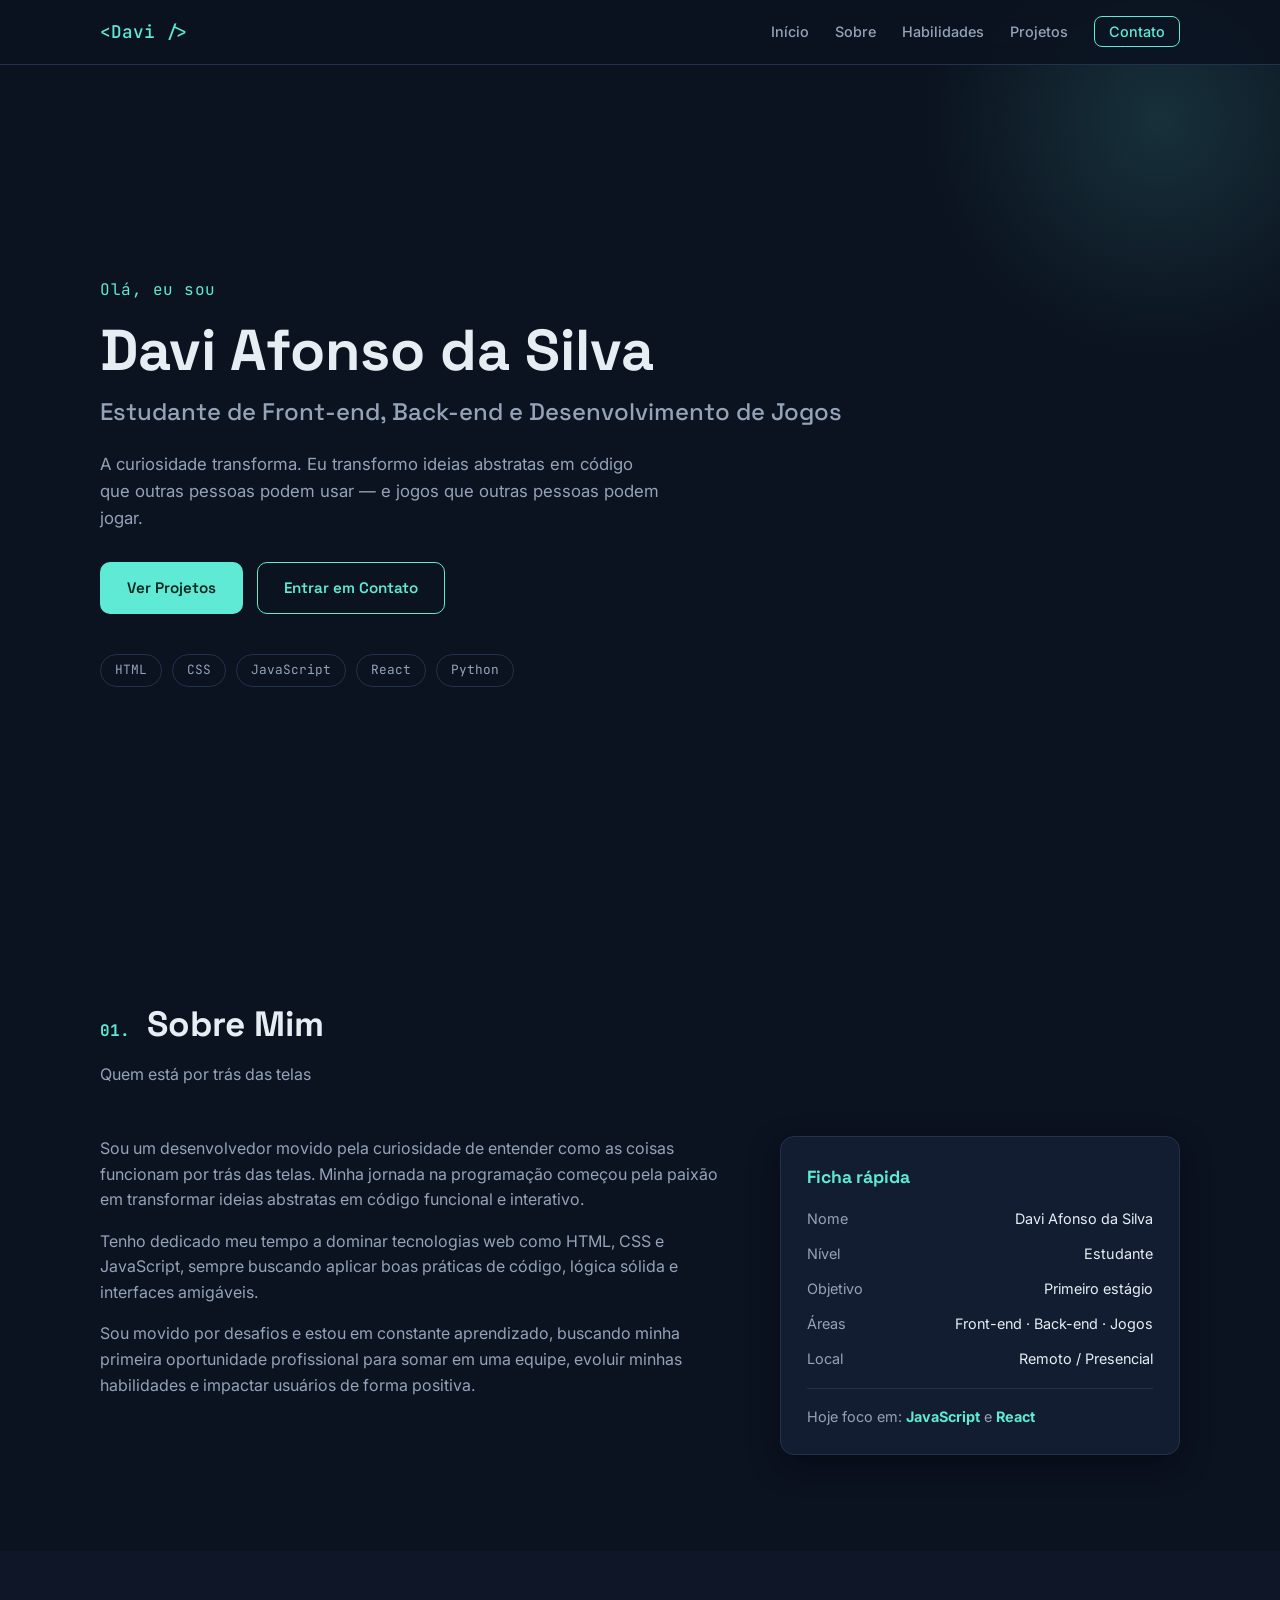
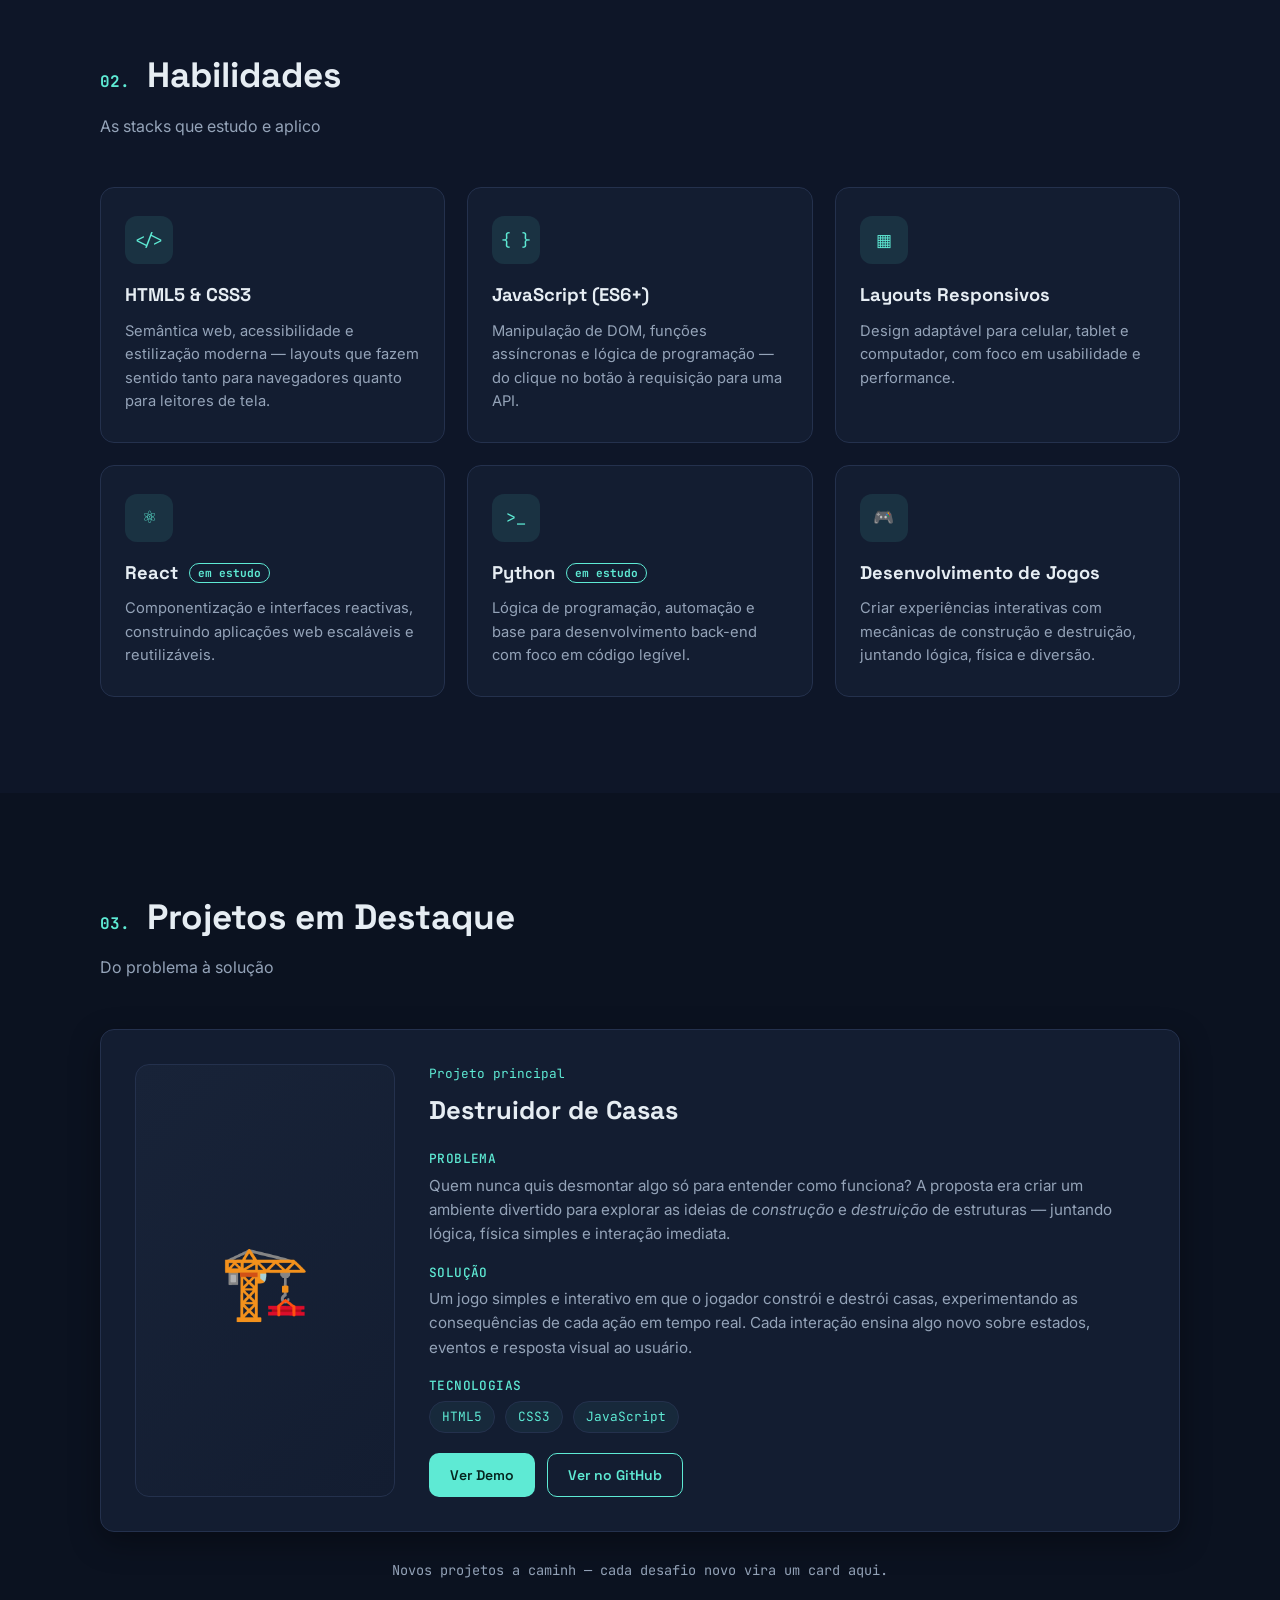
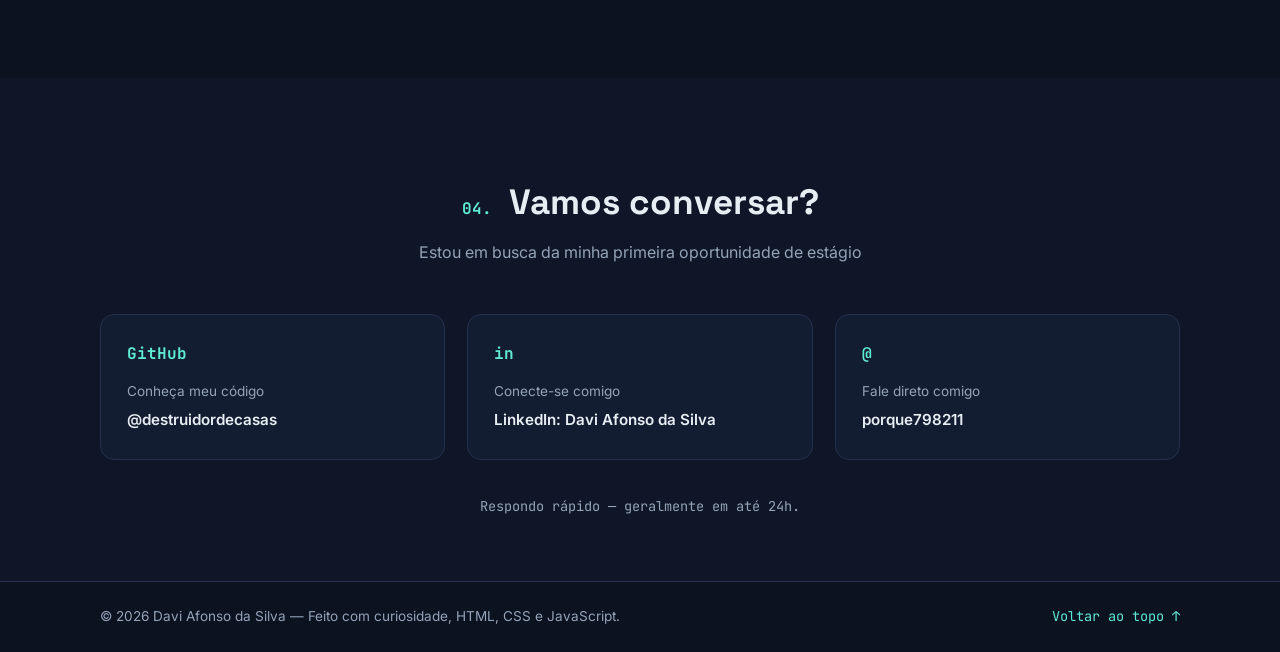
<file: index.html>
<!DOCTYPE html>
<html lang="pt-BR">
<head>
  <meta charset="UTF-8">
  <meta name="viewport" content="width=device-width, initial-scale=1.0">
  <title>Davi Afonso da Silva | Desenvolvedor</title>
  <meta name="description" content="Portfólio de Davi Afonso da Silva — desenvolvedor front-end, back-end e de jogos em formação. Dê o primeiro passo para uma oportunidade de estágio.">
  <link rel="preconnect" href="https://fonts.googleapis.com">
  <link rel="preconnect" href="https://fonts.gstatic.com" crossorigin>
  <link href="https://fonts.googleapis.com/css2?family=Space+Grotesk:wght@400;500;600;700&family=Inter:wght@400;500;600&family=JetBrains+Mono:wght@400;500&display=swap" rel="stylesheet">
  <link rel="stylesheet" href="css/style.css">
</head>
<body>

  <a class="skip-link" href="#inicio">Pular para o conteúdo</a>

  <header class="header" id="topo">
    <div class="container header__inner">
      <a href="#inicio" class="header__logo">&lt;Davi /&gt;</a>

      <nav class="nav" aria-label="Navegação principal">
        <ul class="nav__list">
          <li><a href="#inicio" class="nav__link">Início</a></li>
          <li><a href="#sobre" class="nav__link">Sobre</a></li>
          <li><a href="#habilidades" class="nav__link">Habilidades</a></li>
          <li><a href="#projetos" class="nav__link">Projetos</a></li>
          <li><a href="#contato" class="nav__link nav__link--cta">Contato</a></li>
        </ul>
      </nav>

      <button class="nav-toggle" aria-label="Abrir menu" aria-expanded="false" aria-controls="menu-mobile">
        <span></span><span></span><span></span>
      </button>

      <ul class="nav-mobile" id="menu-mobile">
        <li><a href="#inicio" class="nav-mobile__link">Início</a></li>
        <li><a href="#sobre" class="nav-mobile__link">Sobre</a></li>
        <li><a href="#habilidades" class="nav-mobile__link">Habilidades</a></li>
        <li><a href="#projetos" class="nav-mobile__link">Projetos</a></li>
        <li><a href="#contato" class="nav-mobile__link">Contato</a></li>
      </ul>
    </div>
  </header>

  <main>
    <!-- ============ HERO ============ -->
    <section class="hero" id="inicio">
      <div class="container hero__inner">
        <p class="hero__eyebrow">Olá, eu sou</p>
        <h1 class="hero__title">Davi Afonso da Silva</h1>
        <h2 class="hero__subtitle">Estudante de Front-end, Back-end e Desenvolvimento de Jogos</h2>
        <p class="hero__text">
          A curiosidade transforma. Eu transformo ideias abstratas em código que outras
          pessoas podem usar — e jogos que outras pessoas podem jogar.
        </p>
        <div class="hero__actions">
          <a href="#projetos" class="btn btn--primary">Ver Projetos</a>
          <a href="#contato" class="btn btn--ghost">Entrar em Contato</a>
        </div>
        <ul class="hero__meta">
          <li>HTML</li>
          <li>CSS</li>
          <li>JavaScript</li>
          <li>React</li>
          <li>Python</li>
        </ul>
      </div>
    </section>

    <!-- ============ SOBRE ============ -->
    <section class="section" id="sobre">
      <div class="container">
        <header class="section__head">
          <h2 class="section__title"><span class="section__num">01.</span> Sobre Mim</h2>
          <p class="section__lead">Quem está por trás das telas</p>
        </header>
        <div class="sobre">
          <div class="sobre__texto">
            <p>
              Sou um desenvolvedor movido pela curiosidade de entender como as coisas funcionam
              por trás das telas. Minha jornada na programação começou pela paixão em transformar
              ideias abstratas em código funcional e interativo.
            </p>
            <p>
              Tenho dedicado meu tempo a dominar tecnologias web como HTML, CSS e JavaScript,
              sempre buscando aplicar boas práticas de código, lógica sólida e interfaces amigáveis.
            </p>
            <p>
              Sou movido por desafios e estou em constante aprendizado, buscando minha primeira
              oportunidade profissional para somar em uma equipe, evoluir minhas habilidades e
              impactar usuários de forma positiva.
            </p>
          </div>
          <aside class="sobre__card">
            <h3 class="sobre__card-title">Ficha rápida</h3>
            <ul class="sobre__lista">
              <li><span>Nome</span> Davi Afonso da Silva</li>
              <li><span>Nível</span> Estudante</li>
              <li><span>Objetivo</span> Primeiro estágio</li>
              <li><span>Áreas</span> Front-end · Back-end · Jogos</li>
              <li><span>Local</span> Remoto / Presencial</li>
            </ul>
            <p class="sobre__focus">Hoje foco em: <strong>JavaScript</strong> e <strong>React</strong></p>
          </aside>
        </div>
      </div>
    </section>

    <!-- ============ HABILIDADES ============ -->
    <section class="section section--alt" id="habilidades">
      <div class="container">
        <header class="section__head">
          <h2 class="section__title"><span class="section__num">02.</span> Habilidades</h2>
          <p class="section__lead">As stacks que estudo e aplico</p>
        </header>

        <div class="habilidades">
          <article class="card">
            <span class="card__icon" aria-hidden="true">&lt;/&gt;</span>
            <h3 class="card__title">HTML5 &amp; CSS3</h3>
            <p class="card__text">Semântica web, acessibilidade e estilização moderna — layouts que fazem sentido tanto para navegadores quanto para leitores de tela.</p>
          </article>

          <article class="card">
            <span class="card__icon" aria-hidden="true">{ }</span>
            <h3 class="card__title">JavaScript (ES6+)</h3>
            <p class="card__text">Manipulação de DOM, funções assíncronas e lógica de programação — do clique no botão à requisição para uma API.</p>
          </article>

          <article class="card">
            <span class="card__icon" aria-hidden="true">▦</span>
            <h3 class="card__title">Layouts Responsivos</h3>
            <p class="card__text">Design adaptável para celular, tablet e computador, com foco em usabilidade e performance.</p>
          </article>

          <article class="card">
            <span class="card__icon" aria-hidden="true">⚛</span>
            <h3 class="card__title">React <span class="card__tag">em estudo</span></h3>
            <p class="card__text">Componentização e interfaces reactivas, construindo aplicações web escaláveis e reutilizáveis.</p>
          </article>

          <article class="card">
            <span class="card__icon" aria-hidden="true">&gt;_</span>
            <h3 class="card__title">Python <span class="card__tag">em estudo</span></h3>
            <p class="card__text">Lógica de programação, automação e base para desenvolvimento back-end com foco em código legível.</p>
          </article>

          <article class="card">
            <span class="card__icon" aria-hidden="true">🎮</span>
            <h3 class="card__title">Desenvolvimento de Jogos</h3>
            <p class="card__text">Criar experiências interativas com mecânicas de construção e destruição, juntando lógica, física e diversão.</p>
          </article>
        </div>
      </div>
    </section>

    <!-- ============ PROJETOS ============ -->
    <section class="section" id="projetos">
      <div class="container">
        <header class="section__head">
          <h2 class="section__title"><span class="section__num">03.</span> Projetos em Destaque</h2>
          <p class="section__lead">Do problema à solução</p>
        </header>

        <article class="projeto">
          <figure class="projeto__demo" aria-hidden="true">🏗️</figure>
          <div class="projeto__body">
            <p class="projeto__label">Projeto principal</p>
            <h3 class="projeto__title">Destruidor de Casas</h3>

            <div class="projeto__bloco">
              <h4>Problema</h4>
              <p>Quem nunca quis desmontar algo só para entender como funciona? A proposta era criar um ambiente divertido para explorar as ideias de <em>construção</em> e <em>destruição</em> de estruturas — juntando lógica, física simples e interação imediata.</p>
            </div>

            <div class="projeto__bloco">
              <h4>Solução</h4>
              <p>Um jogo simples e interativo em que o jogador constrói e destrói casas, experimentando as consequências de cada ação em tempo real. Cada interação ensina algo novo sobre estados, eventos e resposta visual ao usuário.</p>
            </div>

            <div class="projeto__bloco">
              <h4>Tecnologias</h4>
              <ul class="projeto__tags">
                <li>HTML5</li>
                <li>CSS3</li>
                <li>JavaScript</li>
              </ul>
            </div>

            <div class="projeto__links">
              <a href="portifolio/index.html" class="btn btn--primary btn--sm">Ver Demo</a>
              <a href="https://github.com/destruidordecasas" class="btn btn--ghost btn--sm" target="_blank" rel="noopener">Ver no GitHub</a>
            </div>
          </div>
        </article>

        <div class="projeto__vazio">
          <p>Novos projetos a caminh — cada desafio novo vira um card aqui.</p>
        </div>
      </div>
    </section>
  </main>

  <!-- ============ CONTATO / RODAPÉ ============ -->
  <section class="contato" id="contato">
    <div class="container">
      <header class="section__head">
        <h2 class="section__title section__title--center"><span class="section__num">04.</span> Vamos conversar?</h2>
        <p class="section__lead section__lead--center">Estou em busca da minha primeira oportunidade de estágio</p>
      </header>

      <div class="contato__cards">
        <a href="https://github.com/destruidordecasas" class="contato__card" target="_blank" rel="noopener">
          <span class="contato__icon">GitHub</span>
          <span class="contato__rotulo">Conheça meu código</span>
          <span class="contato__valor">@destruidordecasas</span>
        </a>

        <a href="https://www.linkedin.com/in/" class="contato__card" target="_blank" rel="noopener">
          <span class="contato__icon">in</span>
          <span class="contato__rotulo">Conecte-se comigo</span>
          <span class="contato__valor">LinkedIn: Davi Afonso da Silva</span>
        </a>

        <a href="mailto:porque798211" class="contato__card">
          <span class="contato__icon">@</span>
          <span class="contato__rotulo">Fale direto comigo</span>
          <span class="contato__valor">porque798211</span>
        </a>
      </div>

      <p class="contato__resposta">Respondo rápido — geralmente em até 24h.</p>
    </div>
  </section>

  <footer class="footer">
    <div class="container footer__inner">
      <p>© <span id="ano"></span> Davi Afonso da Silva — Feito com curiosidade, HTML, CSS e JavaScript.</p>
      <a href="#topo" class="footer__topo">Voltar ao topo ↑</a>
    </div>
  </footer>

  <script src="js/script.js"></script>
</body>
</html>
</file>
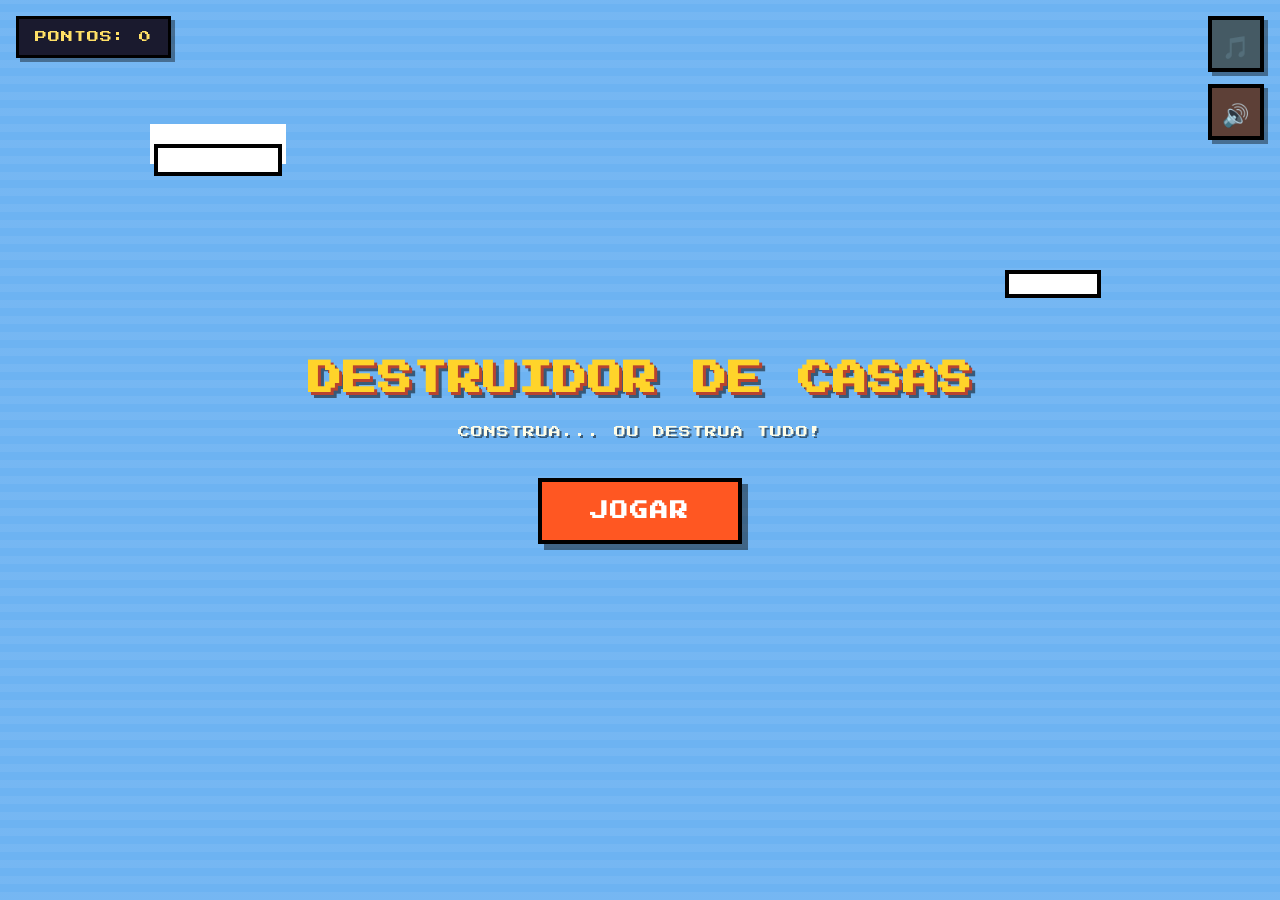
<file: portifolio/index.html>
<!DOCTYPE html>
<html lang="pt-BR">
<head>
  <meta charset="UTF-8">
  <meta name="viewport" content="width=device-width, initial-scale=1.0">
  <title>Construtor de Casas</title>
  <link rel="preconnect" href="https://fonts.googleapis.com">
  <link rel="preconnect" href="https://fonts.gstatic.com" crossorigin>
  <link href="https://fonts.googleapis.com/css2?family=Press+Start+2P&display=swap" rel="stylesheet">
  <style>
    :root {
      --pixel: "Press Start 2P", "Courier New", monospace;
      --ink: #000;
      --out: 3px solid #000;
      --shadow: 4px 4px 0 rgba(0, 0, 0, 0.4);
    }

    * {
      margin: 0;
      padding: 0;
      box-sizing: border-box;
      image-rendering: pixelated;
    }

    body {
      font-family: var(--pixel);
      text-transform: uppercase;
      letter-spacing: 1px;
      display: flex;
      flex-direction: column;
      justify-content: center;
      align-items: center;
      min-height: 100vh;
      background: #6db3f2;
      overflow: hidden;
    }

    body::after {
      content: "";
      position: fixed;
      inset: 0;
      z-index: 998;
      pointer-events: none;
      background: repeating-linear-gradient(
        0deg,
        rgba(0, 0, 0, 0.12) 0px,
        rgba(0, 0, 0, 0.12) 1px,
        transparent 1px,
        transparent 4px
      );
    }

    .ground {
      position: fixed;
      bottom: 0;
      left: 0;
      width: 100%;
      height: 24vh;
      background-color: #57a639;
      background-image:
        linear-gradient(45deg, #4e9833 25%, transparent 25%, transparent 75%, #4e9833 75%),
        linear-gradient(45deg, #4e9833 25%, transparent 25%, transparent 75%, #4e9833 75%);
      background-size: 32px 32px;
      background-position: 0 0, 16px 16px;
      border-top: 4px solid #2c4b1d;
      box-shadow: inset 0 18px 0 rgba(0, 0, 0, 0.15);
    }

    .action-panel {
      position: fixed;
      left: 20px;
      top: 50%;
      transform: translateY(-50%);
      z-index: 10;
      display: flex;
      flex-direction: column;
      align-items: stretch;
      gap: 12px;
      padding: 18px;
      background: #fff3c4;
      border: var(--out);
      box-shadow: 6px 6px 0 rgba(0, 0, 0, 0.35);
    }

    .action-panel::before {
      content: '* AÇÕES *';
      color: #a15c1d;
      font-size: 11px;
      font-weight: bold;
      letter-spacing: 1px;
      text-align: center;
      margin-bottom: 4px;
    }

    .ac-group {
      display: flex;
      flex-direction: column;
      gap: 8px;
      padding: 10px;
      background: #ffe8a0;
      border: 3px solid #000;
      box-shadow: 4px 4px 0 rgba(0, 0, 0, 0.35);
    }

    .ac-group__titulo {
      font-family: var(--pixel);
      font-size: 10px;
      letter-spacing: 1px;
      text-align: center;
      color: #a15c1d;
    }

    .ac-group button {
      width: 100%;
    }

    button {
      font-family: var(--pixel);
      border: var(--out);
      padding: 12px 14px;
      font-size: 10px;
      letter-spacing: 1px;
      cursor: pointer;
      color: #fff;
      border-radius: 0;
      box-shadow: var(--shadow);
      transition: transform 0.08s, box-shadow 0.08s, filter 0.08s;
    }

    button:hover {
      transform: translate(-2px, -2px);
      filter: brightness(1.1);
      box-shadow: 6px 6px 0 rgba(0, 0, 0, 0.4);
    }

    button:active {
      transform: translate(3px, 3px);
      box-shadow: 1px 1px 0 rgba(0, 0, 0, 0.4);
    }

    #btn-build {
      background: #4caf50;
    }

    #btn-explode {
      background: #e53935;
      padding: 10px 12px;
      font-size: 9px;
    }

    #btn-melt {
      background: #ff8f00;
      padding: 10px 12px;
      font-size: 9px;
    }

    #btn-abduct {
      background: #7e57c2;
      padding: 10px 12px;
      font-size: 9px;
    }

    #btn-return {
      background: #26a69a;
      padding: 10px 12px;
      font-size: 9px;
    }

    .scene {
      position: fixed;
      bottom: 24vh;
      left: 50%;
      transform: translateX(-50%);
      width: 300px;
      height: 320px;
      z-index: 5;
    }

    .house {
      position: absolute;
      bottom: 0;
      left: 50%;
      margin-left: -90px;
      width: 180px;
      height: 150px;
      background: #e8a05c;
      border: 4px solid #000;
      box-shadow: 6px 6px 0 rgba(0, 0, 0, 0.3);
      visibility: hidden;
      opacity: 0;
    }

    .house.built {
      visibility: visible;
      opacity: 1;
    }

    .house.popping {
      animation: pop 0.3s ease-out;
    }

    .house.returning {
      visibility: visible;
      animation: return-down 1.4s ease-out forwards;
    }

    @keyframes return-down {
      from {
        transform: translateY(-10vh) scale(0.02);
        opacity: 0;
      }
      to {
        transform: translateY(0) scale(1);
        opacity: 1;
      }
    }

    .house .roof {
      position: absolute;
      bottom: 100%;
      left: 50%;
      margin-left: -105px;
      width: 0;
      height: 0;
      border-left: 105px solid transparent;
      border-right: 105px solid transparent;
      border-bottom: 90px solid #000;
    }

    .house .roof::after {
      content: '';
      position: absolute;
      top: 6px;
      left: -92px;
      width: 0;
      height: 0;
      border-left: 92px solid transparent;
      border-right: 92px solid transparent;
      border-bottom: 78px solid #c04020;
    }

    .house .door {
      position: absolute;
      bottom: 0;
      left: 50%;
      margin-left: -20px;
      width: 40px;
      height: 60px;
      background: #6b3f22;
      border: 3px solid #000;
      border-bottom: none;
      border-radius: 0;
      z-index: 1;
    }

    .house .window {
      position: absolute;
      top: 20px;
      width: 34px;
      height: 34px;
      background: #ffe066;
      border: 3px solid #000;
      border-radius: 0;
    }

    .house .window::after {
      content: '';
      position: absolute;
      top: 0;
      left: 50%;
      width: 3px;
      height: 100%;
      margin-left: -1px;
      background: #000;
    }

    .house .window.left {
      left: 18px;
    }

    .house .window.right {
      right: 18px;
    }

    @keyframes pop {
      0% {
        transform: scale(0);
      }
      70% {
        transform: scale(1.1);
      }
      100% {
        transform: scale(1);
      }
    }

    .house.melting {
      visibility: visible;
      animation: melt 2.2s ease-out forwards;
    }

    @keyframes melt {
      0% {
        transform: scale(1) rotate(0deg);
        opacity: 1;
        filter: none;
      }
      20% {
        transform: scaleY(0.88) scaleX(1.06) rotate(-1deg) translateY(10px);
        filter: brightness(1.1);
      }
      40% {
        transform: scaleY(0.7) scaleX(1.12) rotate(1deg) translateY(22px);
      }
      60% {
        transform: scaleY(0.48) scaleX(1.18) rotate(0deg) translateY(36px);
        filter: brightness(1.15);
      }
      80% {
        transform: scaleY(0.25) scaleX(1.24) rotate(-1deg) translateY(52px);
      }
      100% {
        transform: scaleY(0.06) scaleX(1.28) rotate(1deg) translateY(66px);
        opacity: 0;
        filter: brightness(0.4);
      }
    }

    .drip {
      position: fixed;
      width: 12px;
      height: 26px;
      border-radius: 0;
      pointer-events: none;
      z-index: 20;
      background: #ff5722;
      border: 2px solid #000;
      animation: drip 1.8s cubic-bezier(0.25, 0.46, 0.45, 0.94) forwards;
    }

    @keyframes drip {
      0% {
        transform: translateY(0) scale(1) rotate(0deg);
        opacity: 1;
      }
      30% {
        transform: translateY(26px) scale(1) rotate(0deg);
      }
      60% {
        transform: translateY(60px) scale(1) rotate(0deg);
        opacity: 0.8;
      }
      100% {
        transform: translateY(110px) scale(1) rotate(0deg);
        opacity: 0;
      }
    }

    .drip-smoke {
      position: fixed;
      width: 14px;
      height: 14px;
      border-radius: 0;
      pointer-events: none;
      z-index: 19;
      background: #d7ccc8;
      border: 2px solid #000;
      animation: dripSmoke 0.8s ease-out forwards;
    }

    @keyframes dripSmoke {
      0% {
        transform: translateY(0) scale(0.8);
        opacity: 0.7;
      }
      100% {
        transform: translateY(20px) scale(1.5);
        opacity: 0;
      }
    }

    .melt-pool {
      position: fixed;
      width: 120px;
      height: 18px;
      border-radius: 0;
      background: #ff8f00;
      border: 3px solid #000;
      opacity: 0.85;
      animation: meltPool 1.5s ease-out forwards;
      z-index: 18;
    }

    @keyframes meltPool {
      0% {
        transform: scale(0.1);
        opacity: 0;
      }
      30% {
        transform: scale(0.9);
        opacity: 0.7;
      }
      60% {
        transform: scale(1.1);
        opacity: 0.85;
      }
      100% {
        transform: scale(1);
        opacity: 0.8;
      }
    }

    .particle {
      position: fixed;
      width: 10px;
      height: 10px;
      border-radius: 0;
      border: 2px solid #000;
      pointer-events: none;
      z-index: 20;
      animation: fly 0.9s ease-out forwards;
    }

    @keyframes fly {
      0% {
        transform: translate(0, 0) scale(1);
        opacity: 1;
      }
      100% {
        transform: translate(var(--dx), var(--dy)) scale(0.2);
        opacity: 0;
      }
    }

    .boom {
      position: absolute;
      top: 40%;
      left: 50%;
      margin-left: -45px;
      font-size: 90px;
      opacity: 0;
      pointer-events: none;
      z-index: 15;
    }

    #ufo {
      position: fixed !important;
      top: 20px !important;
      left: 50%;
      transform: translateX(-50%);
      width: 200px;
      height: 70px;
      z-index: 100;
      visibility: hidden;
      opacity: 0;
    }

    #ufo .ufo-body {
      position: absolute;
      top: 0;
      left: 0;
      width: 200px;
      height: 70px;
      animation: bob 2.2s ease-in-out infinite alternate;
    }

    #ufo.enter {
      visibility: visible;
      animation: ufo-in 1.8s ease-out forwards;
    }

    #ufo.exit {
      visibility: visible;
      animation: ufo-out 1.2s ease-in forwards;
    }

    @keyframes ufo-in {
      from {
        transform: translateX(-50%) scale(0.15);
        opacity: 0;
      }
      to {
        transform: translateX(-50%) scale(1);
        opacity: 1;
      }
    }

    @keyframes ufo-out {
      from {
        transform: translateX(-50%) scale(1);
        opacity: 1;
      }
      to {
        transform: translateX(-50%) scale(0.1);
        opacity: 0;
      }
    }

    .ufo-antenna {
      position: absolute;
      top: -50px;
      left: 50%;
      margin-left: -2px;
      width: 4px;
      height: 20px;
      background: #000;
      z-index: 4;
    }

    .ufo-antenna::after {
      content: '';
      position: absolute;
      top: -7px;
      left: -3px;
      width: 10px;
      height: 10px;
      background: #ff1744;
      border: 2px solid #000;
      animation: blink 0.4s step-end infinite alternate;
    }

    .ufo-dome {
      position: absolute;
      top: -30px;
      left: 50%;
      margin-left: -48px;
      width: 96px;
      height: 46px;
      background:
        linear-gradient(
          #e1f5fe 0 10px,
          #4fc3f7 10px 26px,
          #0288d1 26px 34px,
          #01579b 34px
        );
      border: 4px solid #000;
      border-radius: 0;
      z-index: 3;
    }

    .ufo-alien {
      position: absolute;
      top: -24px;
      left: 50%;
      margin-left: -15px;
      width: 30px;
      height: 18px;
      background: #7cb342;
      border: 3px solid #000;
      z-index: 4;
    }

    .ufo-alien::before {
      content: '';
      position: absolute;
      top: 4px;
      left: 4px;
      width: 8px;
      height: 9px;
      background: #000;
      box-shadow: 11px 0 0 #000;
    }

    .ufo-alien::after {
      content: '';
      position: absolute;
      top: 5px;
      left: 5px;
      width: 3px;
      height: 7px;
      background: #fff;
      box-shadow: 11px 0 0 #fff;
    }

    .ufo-saucer-top {
      position: absolute;
      top: 6px;
      left: 50%;
      margin-left: -80px;
      width: 160px;
      height: 18px;
      background: #cfd8dc;
      border: 4px solid #000;
      border-radius: 0;
      z-index: 2;
    }

    .ufo-saucer {
      position: absolute;
      top: 20px;
      left: 50%;
      margin-left: -95px;
      width: 190px;
      height: 30px;
      background:
        repeating-linear-gradient(
          90deg,
          #90a4ae 0 20px,
          #78909c 20px 40px
        );
      border: 4px solid #000;
      border-radius: 0;
      box-shadow: inset 0 -6px 0 rgba(0, 0, 0, 0.25), 6px 8px 0 rgba(0, 0, 0, 0.35);
    }

    .ufo-bell {
      position: absolute;
      top: 44px;
      left: 50%;
      margin-left: -55px;
      width: 110px;
      height: 20px;
      background: #546e7a;
      border: 4px solid #000;
      border-radius: 0;
    }

    .ufo-bell::after {
      content: '';
      position: absolute;
      top: 4px;
      left: 50%;
      margin-left: -18px;
      width: 36px;
      height: 8px;
      background: #ffcc80;
      border: 2px solid #000;
      border-radius: 0;
    }

    .ufo-light {
      position: absolute;
      bottom: -6px;
      width: 12px;
      height: 12px;
      border-radius: 0;
      border: 2px solid #000;
      animation: blink 0.5s step-end infinite alternate;
      z-index: 1;
    }

    .ufo-light.l1 { left: 20px; background: #ff1744; }
    .ufo-light.l2 { left: 55px; background: #00e676; animation-delay: 0.15s; }
    .ufo-light.l3 { left: 95px; background: #2979ff; animation-delay: 0.3s; }
    .ufo-light.l4 { left: 130px; background: #ffee58; animation-delay: 0.45s; }
    .ufo-light.l5 { left: 165px; background: #ff9100; animation-delay: 0.6s; }

    @keyframes blink {
      from {
        opacity: 0.15;
      }
      to {
        opacity: 1;
      }
    }

    @keyframes bob {
      from {
        transform: translateY(0);
      }
      to {
        transform: translateY(14px);
      }
    }

    #beam {
      position: fixed;
      top: 92px;
      left: calc(50% - 70px);
      width: 140px;
      height: 26vh;
      clip-path: polygon(45% 0, 55% 0, 90% 100%, 10% 100%);
      background:
        repeating-linear-gradient(
          180deg,
          rgba(96, 200, 96, 0.95) 0 12px,
          rgba(96, 200, 96, 0.35) 12px 20px
        ),
        linear-gradient(rgba(96, 200, 96, 0.85), rgba(96, 200, 96, 0));
      z-index: 17;
      visibility: hidden;
      pointer-events: none;
    }

    #beam.show {
      visibility: visible;
      animation: beam-glow 0.8s ease-in-out infinite alternate;
    }

    @keyframes beam-glow {
      from {
        opacity: 0.5;
      }
      to {
        opacity: 1;
      }
    }

    .house.abducted {
      animation: abduct 1.5s ease-in forwards;
    }

    @keyframes abduct {
      to {
        transform: translateY(-10vh) scale(0.1);
        opacity: 0;
      }
    }

    .boom.show {
      animation: boom 0.8s ease-out forwards;
    }

    @keyframes boom {
      0% {
        opacity: 1;
        transform: scale(0.3);
      }
      100% {
        opacity: 0;
        transform: scale(2.5);
      }
    }

    .message {
      position: fixed;
      top: auto;
      bottom: 18px;
      left: 16px;
      transform: none;
      background: #1a1a2e;
      color: #ffe066;
      padding: 12px 20px;
      border: 3px solid #000;
      border-radius: 0;
      font-size: 11px;
      letter-spacing: 1px;
      box-shadow: 5px 5px 0 rgba(0, 0, 0, 0.45);
      z-index: 1001;
      visibility: hidden;
      opacity: 0;
      transition: opacity 0.15s, visibility 0.15s;
    }

    .message.show {
      visibility: visible;
      opacity: 1;
    }

    #start-menu {
      position: fixed;
      top: 0;
      left: 0;
      width: 100vw;
      height: 100vh;
      z-index: 1000;
      display: flex;
      flex-direction: column;
      justify-content: center;
      align-items: center;
      gap: 40px;
      background:
        repeating-linear-gradient(
          0deg,
          rgba(255, 255, 255, 0.06) 0 8px,
          transparent 8px 16px
        ),
        #6db3f2;
      opacity: 1;
      visibility: visible;
      transition: opacity 0.6s ease, visibility 0.6s ease;
    }

    #start-menu.hidden {
      opacity: 0;
      visibility: hidden;
      pointer-events: none;
    }

    #start-menu::before {
      content: '';
      position: absolute;
      top: 16%;
      left: 12%;
      width: 120px;
      height: 24px;
      background: #fff;
      border: 4px solid #000;
      box-shadow: 0 -16px 0 4px #fff;
      animation: cloud-drift 14s steps(64) infinite;
    }

    #start-menu::after {
      content: '';
      position: absolute;
      top: 30%;
      right: 14%;
      width: 88px;
      height: 20px;
      background: #fff;
      border: 4px solid #000;
      animation: cloud-drift 18s steps(80) infinite reverse;
    }

    @keyframes cloud-drift {
      from {
        transform: translateX(0);
      }
      to {
        transform: translateX(-48px);
      }
    }

    #start-menu h1 {
      font-family: var(--pixel);
      font-size: 34px;
      line-height: 1.4;
      color: #ffd42a;
      text-align: center;
      text-shadow: 3px 3px 0 #b8432f, 6px 6px 0 rgba(0, 0, 0, 0.5);
      letter-spacing: 1px;
      animation: title-bounce 2s steps(8) infinite;
    }

    #start-menu .subtitle {
      font-size: 12px;
      color: #fffde7;
      text-shadow: 2px 2px 0 rgba(0, 0, 0, 0.5);
      margin-top: -18px;
    }

    @keyframes title-bounce {
      0%, 100% {
        transform: translateY(0);
      }
      50% {
        transform: translateY(-10px);
      }
    }

    #btn-play {
      font-family: var(--pixel);
      font-size: 18px;
      font-weight: bold;
      color: #fff;
      padding: 20px 48px;
      border: 4px solid #000;
      border-radius: 0;
      cursor: pointer;
      background: #ff5722;
      box-shadow: 6px 6px 0 rgba(0, 0, 0, 0.45);
      transition: transform 0.08s ease, box-shadow 0.08s ease, filter 0.08s ease;
      letter-spacing: 2px;
    }

    #btn-play:hover {
      transform: translate(-2px, -2px);
      box-shadow: 8px 8px 0 rgba(0, 0, 0, 0.45);
      filter: brightness(1.1);
    }

    #btn-play:active {
      transform: translate(4px, 4px);
      box-shadow: 2px 2px 0 rgba(0, 0, 0, 0.45);
    }

    #btn-mute-music,
    #btn-mute-sfx {
      position: fixed;
      right: 16px;
      z-index: 1200;
      width: 56px;
      height: 56px;
      padding: 0;
      font-size: 22px;
      line-height: 1;
      border: 4px solid #000;
      border-radius: 0;
      box-shadow: 4px 4px 0 rgba(0, 0, 0, 0.4);
    }

    #btn-mute-music {
      top: 16px;
      background: #455a64;
    }

    #btn-mute-sfx {
      top: 84px;
      background: #5d4037;
    }

    #btn-mute-music:hover,
    #btn-mute-sfx:hover {
      filter: brightness(1.2);
    }

    #score-display {
      position: fixed;
      top: 16px;
      left: 16px;
      z-index: 1200;
      padding: 12px 16px;
      font-size: 12px;
      letter-spacing: 1px;
      text-align: center;
      color: #ffe066;
      background: #1a1a2e;
      border: 3px solid #000;
      box-shadow: 4px 4px 0 rgba(0, 0, 0, 0.4);
    }

    button:disabled {
      opacity: 0.45;
      cursor: not-allowed;
      pointer-events: none;
      transform: none;
    }

    button:disabled:hover {
      transform: none;
      filter: none;
      box-shadow: var(--shadow);
    }
  </style>
</head>
<body>
  <div id="score-display">Pontos: 0</div>
  <button id="btn-mute-music" type="button" title="Desativar música">🎵</button>
  <button id="btn-mute-sfx" type="button" title="Desativar efeitos sonoros">🔊</button>

  <audio id="menu-bgm" loop preload="auto">
    <source src="https://upload.wikimedia.org/wikipedia/commons/transcoded/e/e2/8-bit_Music_for_GameDev_-_04._Mechanical_Complex.opus/8-bit_Music_for_GameDev_-_04._Mechanical_Complex.opus.mp3" type="audio/mpeg">
    <source src="https://upload.wikimedia.org/wikipedia/commons/transcoded/e/e2/8-bit_Music_for_GameDev_-_04._Mechanical_Complex.opus/8-bit_Music_for_GameDev_-_04._Mechanical_Complex.opus.ogg" type="audio/ogg">
  </audio>

  <audio id="game-bgm" loop preload="auto">
    <source src="https://upload.wikimedia.org/wikipedia/commons/transcoded/c/c2/8-bit_Music_for_GameDev_-_03._Boss_Battle.opus/8-bit_Music_for_GameDev_-_03._Boss_Battle.opus.mp3" type="audio/mpeg">
    <source src="https://upload.wikimedia.org/wikipedia/commons/transcoded/c/c2/8-bit_Music_for_GameDev_-_03._Boss_Battle.opus/8-bit_Music_for_GameDev_-_03._Boss_Battle.opus.ogg" type="audio/ogg">
  </audio>

  <div id="start-menu">
    <h1>Destruidor de Casas</h1>
    <div class="subtitle">Construa... ou destrua tudo!</div>
    <button id="btn-play" type="button">JOGAR</button>
  </div>

  <div class="ground"></div>

  <div class="action-panel">
    <div class="ac-group">
      <span class="ac-group__titulo">Construir</span>
      <button id="btn-build" type="button" onclick="buildHouse()">Construir casa</button>
    </div>
    <button id="btn-explode" type="button" onclick="explodeHouse()">Explodir casa</button>
    <button id="btn-melt" type="button" onclick="meltHouse()">Derreter casa</button>
    <div class="ac-group">
      <span class="ac-group__titulo">Ovni</span>
      <button id="btn-abduct" type="button" onclick="abductHouse()">Abduzir casa</button>
      <button id="btn-return" type="button" onclick="returnHouse()">Devolver casa</button>
    </div>
  </div>

  <div id="ufo">
    <div class="ufo-body">
      <div class="ufo-antenna"></div>
      <div class="ufo-alien"></div>
      <div class="ufo-dome"></div>
      <div class="ufo-saucer-top"></div>
      <div class="ufo-saucer"></div>
      <div class="ufo-bell"></div>
      <div class="ufo-light l1"></div>
      <div class="ufo-light l2"></div>
      <div class="ufo-light l3"></div>
      <div class="ufo-light l4"></div>
      <div class="ufo-light l5"></div>
    </div>
  </div>
  <div id="beam"></div>

  <div class="scene">
    <div id="boom" class="boom">💥</div>
    <div id="house" class="house">
      <div class="roof"></div>
      <div class="door"></div>
      <div class="window left"></div>
      <div class="window right"></div>
    </div>
  </div>

  <div id="message" class="message"></div>

  <script>
    var house = document.getElementById('house');
    var boom = document.getElementById('boom');
    var message = document.getElementById('message');
    var ufo = document.getElementById('ufo');
    var beam = document.getElementById('beam');
    var startMenu = document.getElementById('start-menu');
    var btnPlay = document.getElementById('btn-play');
    var menuBgm = document.getElementById('menu-bgm');
    var gameBgm = document.getElementById('game-bgm');
    var btnMuteMusic = document.getElementById('btn-mute-music');
    var btnMuteSfx = document.getElementById('btn-mute-sfx');
    var btnExplode = document.getElementById('btn-explode');
    var btnMelt = document.getElementById('btn-melt');
    var btnAbduct = document.getElementById('btn-abduct');
    var scoreDisplay = document.getElementById('score-display');
    var audioCtx = null;
    var score = 0;
    var musicMuted = false;
    var sfxMuted = false;
    var menuBgmStarted = false;
    var gameBgmStarted = false;
    var gameStarted = false;
    var houseBuilt = false;
    var houseDestroyed = true;
    var houseAbducted = false;
    var msgTimer = null;
    var ufoBusy = false;

    function ensureAudioCtx() {
      if (!audioCtx) {
        var Ctx = window.AudioContext || window.webkitAudioContext;
        if (Ctx) audioCtx = new Ctx();
      }
      if (audioCtx && audioCtx.state === 'suspended') {
        audioCtx.resume();
      }
      return audioCtx;
    }

    function playClickSfx() {
      if (sfxMuted) return;
      var ctx = ensureAudioCtx();
      if (!ctx) return;
      var t = ctx.currentTime;
      var osc = ctx.createOscillator();
      var gain = ctx.createGain();
      osc.type = 'square';
      osc.frequency.setValueAtTime(900, t);
      osc.frequency.exponentialRampToValueAtTime(160, t + 0.18);
      gain.gain.setValueAtTime(0.18, t);
      gain.gain.exponentialRampToValueAtTime(0.001, t + 0.2);
      osc.connect(gain);
      gain.connect(ctx.destination);
      osc.start(t);
      osc.stop(t + 0.22);
    }

    function noiseBuffer(ctx, seconds) {
      var len = Math.floor(ctx.sampleRate * seconds);
      var buf = ctx.createBuffer(1, len, ctx.sampleRate);
      var data = buf.getChannelData(0);
      for (var i = 0; i < len; i++) {
        data[i] = Math.random() * 2 - 1;
      }
      return buf;
    }

    function sfxBuild() {
      if (sfxMuted) return;
      var ctx = ensureAudioCtx();
      if (!ctx) return;
      var t = ctx.currentTime;
      [0, 0.14].forEach(function (off, idx) {
        var start = t + off;
        var osc = ctx.createOscillator();
        var og = ctx.createGain();
        osc.type = 'triangle';
        osc.frequency.setValueAtTime(190 + idx * 80, start);
        og.gain.setValueAtTime(0.28, start);
        og.gain.exponentialRampToValueAtTime(0.001, start + 0.12);
        osc.connect(og);
        og.connect(ctx.destination);
        osc.start(start);
        osc.stop(start + 0.13);

        var src = ctx.createBufferSource();
        src.buffer = noiseBuffer(ctx, 0.08);
        var hp = ctx.createBiquadFilter();
        hp.type = 'highpass';
        hp.frequency.value = 1600;
        var ng = ctx.createGain();
        ng.gain.setValueAtTime(0.22, start);
        ng.gain.exponentialRampToValueAtTime(0.001, start + 0.08);
        src.connect(hp);
        hp.connect(ng);
        ng.connect(ctx.destination);
        src.start(start);
        src.stop(start + 0.1);
      });
    }

    function sfxExplode() {
      if (sfxMuted) return;
      var ctx = ensureAudioCtx();
      if (!ctx) return;
      var t = ctx.currentTime;

      var src = ctx.createBufferSource();
      src.buffer = noiseBuffer(ctx, 0.55);
      var lp = ctx.createBiquadFilter();
      lp.type = 'lowpass';
      lp.frequency.setValueAtTime(1400, t);
      lp.frequency.exponentialRampToValueAtTime(120, t + 0.45);
      var ng = ctx.createGain();
      ng.gain.setValueAtTime(0.001, t);
      ng.gain.exponentialRampToValueAtTime(0.5, t + 0.01);
      ng.gain.exponentialRampToValueAtTime(0.001, t + 0.5);
      src.connect(lp);
      lp.connect(ng);
      ng.connect(ctx.destination);
      src.start(t);
      src.stop(t + 0.55);

      var osc = ctx.createOscillator();
      var og = ctx.createGain();
      osc.type = 'square';
      osc.frequency.setValueAtTime(320, t);
      osc.frequency.exponentialRampToValueAtTime(40, t + 0.4);
      og.gain.setValueAtTime(0.35, t);
      og.gain.exponentialRampToValueAtTime(0.001, t + 0.45);
      osc.connect(og);
      og.connect(ctx.destination);
      osc.start(t);
      osc.stop(t + 0.46);
    }

    function sfxBubble(ctx, start, freq) {
      var osc = ctx.createOscillator();
      var g = ctx.createGain();
      osc.type = 'sine';
      osc.frequency.setValueAtTime(freq, start);
      osc.frequency.exponentialRampToValueAtTime(freq * 2.2, start + 0.09);
      g.gain.setValueAtTime(0.0001, start);
      g.gain.exponentialRampToValueAtTime(0.22, start + 0.01);
      g.gain.exponentialRampToValueAtTime(0.001, start + 0.1);
      osc.connect(g);
      g.connect(ctx.destination);
      osc.start(start);
      osc.stop(start + 0.11);
    }

    function sfxMelt() {
      if (sfxMuted) return;
      var ctx = ensureAudioCtx();
      if (!ctx) return;
      var t = ctx.currentTime;

      var src = ctx.createBufferSource();
      src.buffer = noiseBuffer(ctx, 1.3);
      var bp = ctx.createBiquadFilter();
      bp.type = 'bandpass';
      bp.frequency.setValueAtTime(3200, t);
      bp.frequency.linearRampToValueAtTime(1400, t + 1.15);
      bp.Q.value = 0.7;
      var ng = ctx.createGain();
      ng.gain.setValueAtTime(0.14, t);
      ng.gain.linearRampToValueAtTime(0.06, t + 1.15);
      ng.gain.exponentialRampToValueAtTime(0.001, t + 1.3);
      src.connect(bp);
      bp.connect(ng);
      ng.connect(ctx.destination);
      src.start(t);
      src.stop(t + 1.3);

      for (var i = 0; i < 7; i++) {
        sfxBubble(ctx, t + 0.05 + i * 0.14 + Math.random() * 0.05, 180 + Math.random() * 260);
      }
    }

    function sfxAbduct() {
      if (sfxMuted) return;
      var ctx = ensureAudioCtx();
      if (!ctx) return;
      var t = ctx.currentTime;

      var osc = ctx.createOscillator();
      var g = ctx.createGain();
      osc.type = 'sawtooth';
      osc.frequency.setValueAtTime(180, t);
      osc.frequency.exponentialRampToValueAtTime(1200, t + 0.9);

      var lfo = ctx.createOscillator();
      var lfoGain = ctx.createGain();
      lfo.frequency.value = 7;
      lfoGain.gain.value = 45;
      lfo.connect(lfoGain);
      lfoGain.connect(osc.frequency);

      g.gain.setValueAtTime(0.0001, t);
      g.gain.exponentialRampToValueAtTime(0.25, t + 0.05);
      g.gain.exponentialRampToValueAtTime(0.001, t + 0.95);
      osc.connect(g);
      g.connect(ctx.destination);
      osc.start(t);
      osc.stop(t + 1);
      lfo.start(t);
      lfo.stop(t + 1);
    }

    function sfxReturn() {
      if (sfxMuted) return;
      var ctx = ensureAudioCtx();
      if (!ctx) return;
      var t = ctx.currentTime;

      var osc = ctx.createOscillator();
      var g = ctx.createGain();
      osc.type = 'sine';
      osc.frequency.setValueAtTime(220, t);
      osc.frequency.exponentialRampToValueAtTime(70, t + 0.25);
      g.gain.setValueAtTime(0.3, t);
      g.gain.exponentialRampToValueAtTime(0.001, t + 0.3);
      osc.connect(g);
      g.connect(ctx.destination);
      osc.start(t);
      osc.stop(t + 0.32);

      [660, 880, 1174].forEach(function (f, i) {
        var o = ctx.createOscillator();
        var og = ctx.createGain();
        o.type = 'triangle';
        o.frequency.value = f;
        var st = t + i * 0.07;
        og.gain.setValueAtTime(0.0001, st);
        og.gain.exponentialRampToValueAtTime(0.18, st + 0.01);
        og.gain.exponentialRampToValueAtTime(0.001, st + 0.18);
        o.connect(og);
        og.connect(ctx.destination);
        o.start(st);
        o.stop(st + 0.2);
      });
    }

    function startMenuBgm() {
      if (gameStarted || menuBgmStarted || musicMuted) return;
      menuBgm.volume = 0.45;
      var p = menuBgm.play();
      if (p && p.catch) {
        p.catch(function () {});
      }
      menuBgmStarted = true;
    }

    function startGameBgm() {
      if (gameBgmStarted || musicMuted) return;
      gameBgm.volume = 0.5;
      var p = gameBgm.play();
      if (p && p.catch) {
        p.catch(function () {});
      }
      gameBgmStarted = true;
    }

    function toggleMusicMute() {
      musicMuted = !musicMuted;
      if (musicMuted) {
        menuBgm.pause();
        gameBgm.pause();
      } else {
        if (gameStarted) {
          startGameBgm();
        } else {
          startMenuBgm();
        }
      }
      btnMuteMusic.textContent = musicMuted ? '🔇' : '🎵';
      btnMuteMusic.title = musicMuted ? 'Ativar música' : 'Desativar música';
    }

    function toggleSfxMute() {
      sfxMuted = !sfxMuted;
      btnMuteSfx.textContent = sfxMuted ? '🔇' : '🔊';
      btnMuteSfx.title = sfxMuted ? 'Ativar efeitos sonoros' : 'Desativar efeitos sonoros';
      if (!sfxMuted) {
        playClickSfx();
      }
    }

    btnMuteMusic.addEventListener('click', function (e) {
      e.stopPropagation();
      toggleMusicMute();
    });

    btnMuteSfx.addEventListener('click', function (e) {
      e.stopPropagation();
      toggleSfxMute();
    });

    document.addEventListener('click', function () {
      if (!gameStarted) startMenuBgm();
    });

    btnPlay.addEventListener('click', function () {
      playClickSfx();
      menuBgm.pause();
      menuBgm.currentTime = 0;
      startGameBgm();
      startMenu.classList.add('hidden');
      gameStarted = true;
    });

    function showMessage(text) {
      message.textContent = text;
      message.classList.add('show');
      if (msgTimer) clearTimeout(msgTimer);
      msgTimer = setTimeout(function () {
        message.classList.remove('show');
      }, 1500);
    }

    function addScore(pontos) {
      score += pontos;
      scoreDisplay.textContent = 'Pontos: ' + score;
    }

    function startCooldown(btn, segundos, textoOriginal) {
      btn.disabled = true;
      var restante = segundos;
      btn.textContent = 'Aguarde (' + restante + 's)...';
      var timer = setInterval(function () {
        restante -= 1;
        if (restante <= 0) {
          clearInterval(timer);
          btn.disabled = false;
          btn.textContent = textoOriginal;
        } else {
          btn.textContent = 'Aguarde (' + restante + 's)...';
        }
      }, 1000);
    }

    function spawnParticles() {
      var colors = ['#f44336', '#ff9800', '#ffeb3b', '#8d6e63', '#ffffff'];
      var rect = house.getBoundingClientRect();
      var hw = rect.left + rect.width / 2;
      var hy = rect.top + rect.height / 2;
      for (var i = 0; i < 30; i++) {
        var p = document.createElement('div');
        p.className = 'particle';
        p.style.background = colors[i % colors.length];
        p.style.left = hw + 'px';
        p.style.top = hy + 'px';
        p.style.setProperty('--dx', (Math.random() - 0.5) * 500 + 'px');
        p.style.setProperty('--dy', (-Math.random() * 500 + 100) + 'px');
        document.body.appendChild(p);
        (function (el) {
          setTimeout(function () { el.remove(); }, 900);
        })(p);
      }
    }

    function buildHouse() {
      if (!gameStarted) return;
      if (houseAbducted) {
        showMessage('A casa está abduzida! Use o botão "Devolver casa" primeiro.');
        return;
      }
      if (!houseDestroyed) {
        showMessage('Primeiro a casa precisa ser destruida!');
        return;
      }
      if (houseBuilt) {
        showMessage('A casa já está construída!');
        return;
      }
      sfxBuild();
      houseBuilt = true;
      houseDestroyed = false;
      houseAbducted = false;
      house.style.visibility = '';
      boom.classList.remove('show');
      house.classList.remove('built');
      void house.offsetWidth;
      house.classList.add('built');
      house.classList.add('popping');
      setTimeout(function () {
        house.classList.remove('popping');
      }, 500);
      showMessage('🏠 Casa construída');
    }

    function explodeHouse() {
      if (!gameStarted) return;
      if (!houseBuilt) {
        showMessage('Não há casa para explodir!');
        return;
      }
      sfxExplode();
      spawnParticles();
      boom.classList.remove('show');
      void boom.offsetWidth;
      boom.classList.add('show');
      house.classList.remove('built');
      houseBuilt = false;
      houseDestroyed = true;
      addScore(100);
      startCooldown(btnExplode, 4, 'Explodir casa');
      showMessage('💥 BUM!');
    }

    function spawnDrips() {
      var rect = house.getBoundingClientRect();
      var hw = rect.left + rect.width / 2;
      var hy = rect.top + rect.height / 2;
      var colors = ['#ff7043', '#ff3e00', '#e53935', '#ff8a65'];
      for (var i = 0; i < 10; i++) {
        var d = document.createElement('div');
        d.className = 'drip';
        var fromRoof = i < 3;
        var fromLeft = i % 4 === 0;
        var fromRight = i % 4 === 2;
        var startX = fromRoof ? hw + (i - 1.5) * 30 : fromLeft ? rect.left + 20 : rect.right - 20;
        d.style.left = startX + 'px';
        d.style.top = fromRoof ? rect.top + 5 : rect.top + 40 + (i % 5) * 25 + 'px';
        d.style.background = colors[i % colors.length];
        d.style.animationDelay = i * 0.12 + 's';
        document.body.appendChild(d);
        (function (el) {
          setTimeout(function () { el.remove(); }, 2800);
        })(d);
        var smoke = document.createElement('div');
        smoke.className = 'drip-smoke';
        smoke.style.left = (startX + 2) + 'px';
        smoke.style.top = (rect.top + 140 + (i % 3) * 10) + 'px';
        smoke.style.animationDelay = (i * 0.12 + 0.5) + 's';
        document.body.appendChild(smoke);
        (function (el) {
          setTimeout(function () { el.remove(); }, 1400);
        })(smoke);
      }
      var pool = document.createElement('div');
      pool.className = 'melt-pool';
      pool.style.left = (hw - 60) + 'px';
      pool.style.top = (rect.bottom - 8) + 'px';
      document.body.appendChild(pool);
      (function (el) {
        setTimeout(function () { el.remove(); }, 3000);
      })(pool);
    }

    function meltHouse() {
      if (!gameStarted) return;
      if (!houseBuilt) {
        showMessage('Não há casa para derreter!');
        return;
      }
      sfxMelt();
      spawnDrips();
      house.classList.remove('built');
      house.classList.add('melting');
      houseBuilt = false;
      houseDestroyed = true;
      addScore(100);
      startCooldown(btnMelt, 4, 'Derreter casa');
      showMessage('🥵 A casa derreteu');
      setTimeout(function () {
        house.classList.remove('melting');
      }, 1700);
    }

    function flyEnter(cb) {
      if (ufoBusy) return;
      ufoBusy = true;
      ufo.classList.remove('exit');
      ufo.style.left = '';
      ufo.style.top = '';
      ufo.style.visibility = '';
      ufo.classList.add('enter');
      setTimeout(function () {
        if (cb) cb();
      }, 1600);
    }

    function flyExit(cb) {
      ufo.classList.remove('enter');
      void ufo.offsetWidth;
      ufo.classList.add('exit');
      setTimeout(function () {
        ufo.classList.remove('exit');
        ufo.style.left = '';
        ufo.style.top = '';
        ufo.style.visibility = 'hidden';
        ufoBusy = false;
        if (cb) cb();
      }, 1200);
    }

    function abductHouse() {
      if (!gameStarted) return;
      if (!houseBuilt) {
        showMessage('Não há casa para abduzir!');
        return;
      }
      if (ufoBusy) {
        showMessage('O OVNI está ocupado!');
        return;
      }
      sfxAbduct();
      houseBuilt = false;
      houseAbducted = true;
      addScore(100);
      startCooldown(btnAbduct, 5, 'Abduzir casa');

      flyEnter(function () {
        beam.classList.add('show');
        house.classList.remove('built');
        house.classList.add('abducted');
      });

      setTimeout(function () {
        house.classList.remove('abducted');
        house.style.visibility = 'hidden';
        beam.classList.remove('show');
        flyExit(function () {
          house.style.visibility = '';
        });
      }, 3400);

      showMessage('🛸 Casa abduzida!');
    }

    function returnHouse() {
      if (!gameStarted) return;
      if (!houseAbducted) {
        showMessage('A casa não está abduzida!');
        return;
      }
      if (ufoBusy) {
        showMessage('O OVNI está ocupado!');
        return;
      }
      sfxReturn();
      houseAbducted = false;

      flyEnter(function () {
        beam.classList.add('show');
        house.classList.remove('built');
        house.style.visibility = '';
        void house.offsetWidth;
        house.classList.add('built');
        house.classList.add('returning');
      });

      setTimeout(function () {
        house.classList.remove('returning');
        houseBuilt = true;
        houseDestroyed = false;
        beam.classList.remove('show');
        showMessage('🏠 Casa devolvida!');
        flyExit();
      }, 3400);
    }
  </script>
</body>
</html>
</file>
<file: css/style.css>
/* ============================================================
   Portfólio — Davi Afonso da Silva
   Estilo: tema escuro, tech, com acento ciano/teal
   Paleta:
   --bg:        #0b1220  (fundo principal)
   --bg-alt:    #0e1626  (cenário alternativo)
   --surface:   #131d31  (cartões)
   --texto:     #e6edf3  (texto principal)
   --muted:     #94a3b8  (texto secundário)
   --accent:    #5eead4  (ciano/teal — destaque)
   --risco:     #1f2b45  (bordas)
   ============================================================ */

* {
  margin: 0;
  padding: 0;
  box-sizing: border-box;
}

:root {
  --bg: #0b1220;
  --bg-alt: #0e1628;
  --surface: #131d31;
  --surface-2: #182338;
  --texto: #e6edf3;
  --muted: #94a3b8;
  --accent: #5eead4;
  --accent-2: #22d3ee;
  --risco: #24314d;
  --radius: 14px;
  --sombra: 0 10px 30px rgba(0, 0, 0, 0.35);
  --font-titulo: "Space Grotesk", system-ui, sans-serif;
  --font-corpo: "Inter", system-ui, sans-serif;
  --font-mono: "JetBrains Mono", monospace;
  --container: 1080px;
}

html {
  scroll-behavior: smooth;
}

body {
  background-color: var(--bg);
  color: var(--texto);
  font-family: var(--font-corpo);
  line-height: 1.6;
  -webkit-font-smoothing: antialiased;
}

img {
  max-width: 100%;
  display: block;
}

a {
  color: var(--accent);
  text-decoration: none;
}

a:hover {
  color: var(--accent-2);
}

/* ---------- Utilitários ---------- */
.container {
  width: min(var(--container), 92%);
  margin-inline: auto;
}

.skip-link {
  position: absolute;
  left: -999px;
  top: 0;
  background: var(--accent);
  color: #06251f;
  padding: 10px 16px;
  border-radius: 0 0 8px 0;
  z-index: 1000;
  font-weight: 600;
}

.skip-link:focus {
  left: 0;
}

/* ---------- Botões ---------- */
.btn {
  display: inline-block;
  padding: 13px 26px;
  border-radius: 10px;
  font-weight: 600;
  font-size: 0.95rem;
  font-family: var(--font-titulo);
  border: 1px solid transparent;
  cursor: pointer;
  transition: all 0.25s ease;
}

.btn--primary {
  background: var(--accent);
  color: #06251f;
}

.btn--primary:hover {
  background: var(--accent-2);
  transform: translateY(-2px);
  box-shadow: 0 8px 22px rgba(94, 234, 212, 0.25);
  color: #06251f;
}

.btn--ghost {
  background: transparent;
  color: var(--accent);
  border-color: var(--accent);
}

.btn--ghost:hover {
  background: rgba(94, 234, 212, 0.1);
  transform: translateY(-2px);
  color: var(--accent-2);
  border-color: var(--accent-2);
}

.btn--sm {
  padding: 10px 20px;
  font-size: 0.875rem;
}

/* ---------- Header ---------- */
.header {
  position: fixed;
  top: 0;
  left: 0;
  width: 100%;
  background: rgba(11, 18, 32, 0.85);
  backdrop-filter: blur(12px);
  -webkit-backdrop-filter: blur(12px);
  border-bottom: 1px solid var(--risco);
  z-index: 100;
}

.header__inner {
  display: flex;
  align-items: center;
  justify-content: space-between;
  min-height: 64px;
}

.header__logo {
  font-family: var(--font-mono);
  font-weight: 500;
  font-size: 1.1rem;
  color: var(--accent);
}

/* ---------- Nav desktop ---------- */
.nav__list {
  display: flex;
  gap: 26px;
  list-style: none;
}

.nav__link {
  color: var(--muted);
  font-size: 0.9rem;
  font-weight: 500;
  transition: color 0.2s ease;
}

.nav__link:hover {
  color: var(--accent);
}

.nav__link--cta {
  color: var(--accent);
  border: 1px solid var(--accent);
  padding: 6px 14px;
  border-radius: 8px;
}

.nav__link--cta:hover {
  background: rgba(94, 234, 212, 0.1);
}

/* ---------- Botão hambúrguer ---------- */
.nav-toggle {
  display: none;
  flex-direction: column;
  gap: 5px;
  background: none;
  border: 0;
  cursor: pointer;
  padding: 8px;
  z-index: 110;
}

.nav-toggle span {
  display: block;
  width: 24px;
  height: 2px;
  background: var(--texto);
  border-radius: 2px;
  transition: transform 0.25s ease, opacity 0.25s ease;
}

.nav-toggle.is-open span:nth-child(1) {
  transform: translateY(7px) rotate(45deg);
}

.nav-toggle.is-open span:nth-child(2) {
  opacity: 0;
}

.nav-toggle.is-open span:nth-child(3) {
  transform: translateY(-7px) rotate(-45deg);
}

/* ---------- Menu mobile ---------- */
.nav-mobile {
  display: none;
  list-style: none;
  position: fixed;
  inset: 64px 0 0 0;
  background: rgba(11, 18, 32, 0.97);
  flex-direction: column;
  align-items: center;
  justify-content: flex-start;
  gap: 8px;
  padding-top: 32px;
  z-index: 105;
}

.nav-mobile.is-open {
  display: flex;
}

.nav-mobile__link {
  display: block;
  padding: 12px 24px;
  font-size: 1.15rem;
  font-family: var(--font-titulo);
  color: var(--texto);
}

.nav-mobile__link:hover {
  color: var(--accent);
}

/* ---------- Hero ---------- */
.hero {
  min-height: 100vh;
  display: flex;
  align-items: center;
  padding-top: 64px;
  position: relative;
  overflow: hidden;
}

.hero::before {
  content: "";
  position: absolute;
  width: 480px;
  height: 480px;
  border-radius: 50%;
  background: radial-gradient(circle, rgba(94, 234, 212, 0.14), transparent 70%);
  top: -120px;
  right: -120px;
  pointer-events: none;
}

.hero__eyebrow {
  font-family: var(--font-mono);
  color: var(--accent);
  font-size: 1rem;
  margin-bottom: 14px;
  letter-spacing: 0.5px;
}

.hero__title {
  font-family: var(--font-titulo);
  font-size: clamp(2.3rem, 6vw, 3.6rem);
  line-height: 1.15;
  font-weight: 700;
}

.hero__subtitle {
  font-family: var(--font-titulo);
  font-size: clamp(1.1rem, 3vw, 1.5rem);
  font-weight: 500;
  color: var(--muted);
  margin: 10px 0 20px;
}

.hero__text {
  max-width: 560px;
  color: var(--muted);
  font-size: 1.05rem;
}

.hero__actions {
  display: flex;
  flex-wrap: wrap;
  gap: 14px;
  margin: 30px 0 40px;
}

.hero__meta {
  display: flex;
  flex-wrap: wrap;
  gap: 10px;
  list-style: none;
}

.hero__meta li {
  font-family: var(--font-mono);
  font-size: 0.8rem;
  color: var(--muted);
  border: 1px solid var(--risco);
  padding: 5px 14px;
  border-radius: 999px;
}

/* ---------- Seções ---------- */
.section {
  padding: 96px 0;
}

.section--alt {
  background-color: var(--bg-alt);
}

.section__head {
  margin-bottom: 48px;
}

.section__title {
  font-family: var(--font-titulo);
  font-size: clamp(1.6rem, 4vw, 2.2rem);
  margin-bottom: 10px;
}

.section__title--center {
  text-align: center;
}

.section__num {
  color: var(--accent);
  font-family: var(--font-mono);
  font-size: 1rem;
  margin-right: 8px;
}

.section__lead {
  color: var(--muted);
}

.section__lead--center {
  text-align: center;
}

/* ---------- Sobre ---------- */
.sobre {
  display: grid;
  grid-template-columns: 1.6fr 1fr;
  gap: 40px;
  align-items: start;
}

.sobre__texto p {
  color: var(--muted);
  margin-bottom: 16px;
}

.sobre__card {
  background: var(--surface);
  border: 1px solid var(--risco);
  border-radius: var(--radius);
  padding: 26px;
  box-shadow: var(--sombra);
}

.sobre__card-title {
  font-family: var(--font-titulo);
  font-size: 1.1rem;
  margin-bottom: 16px;
  color: var(--accent);
}

.sobre__lista {
  list-style: none;
  display: grid;
  gap: 12px;
}

.sobre__lista li {
  display: flex;
  justify-content: space-between;
  gap: 12px;
  font-size: 0.9rem;
}

.sobre__lista span {
  color: var(--muted);
  min-width: 84px;
}

.sobre__focus {
  margin-top: 18px;
  padding-top: 16px;
  border-top: 1px solid var(--risco);
  font-size: 0.9rem;
  color: var(--muted);
}

.sobre__focus strong {
  color: var(--accent);
}

/* ---------- Habilidades ---------- */
.habilidades {
  display: grid;
  grid-template-columns: repeat(3, 1fr);
  gap: 22px;
}

.card {
  background: var(--surface);
  border: 1px solid var(--risco);
  border-radius: var(--radius);
  padding: 28px 24px;
  transition: transform 0.25s ease, border-color 0.25s ease;
}

.card:hover {
  transform: translateY(-5px);
  border-color: var(--accent);
}

.card__icon {
  display: inline-flex;
  align-items: center;
  justify-content: center;
  width: 48px;
  height: 48px;
  border-radius: 12px;
  background: rgba(94, 234, 212, 0.1);
  color: var(--accent);
  font-family: var(--font-mono);
  font-size: 1.05rem;
  margin-bottom: 16px;
}

.card__title {
  font-family: var(--font-titulo);
  font-size: 1.15rem;
  margin-bottom: 10px;
}

.card__tag {
  font-family: var(--font-mono);
  font-size: 0.7rem;
  color: var(--accent);
  border: 1px solid var(--accent);
  padding: 2px 8px;
  border-radius: 999px;
  margin-left: 6px;
  vertical-align: middle;
}

.card__text {
  color: var(--muted);
  font-size: 0.92rem;
}

/* ---------- Projetos ---------- */
.projeto {
  display: grid;
  grid-template-columns: 260px 1fr;
  gap: 34px;
  background: var(--surface);
  border: 1px solid var(--risco);
  border-radius: var(--radius);
  padding: 34px;
  box-shadow: var(--sombra);
}

.projeto__demo {
  display: flex;
  align-items: center;
  justify-content: center;
  font-size: 4.5rem;
  background: linear-gradient(135deg, var(--surface-2), var(--surface));
  border: 1px solid var(--risco);
  border-radius: var(--radius);
  min-height: 220px;
}

.projeto__label {
  font-family: var(--font-mono);
  font-size: 0.8rem;
  color: var(--accent);
  margin-bottom: 6px;
}

.projeto__title {
  font-family: var(--font-titulo);
  font-size: 1.6rem;
  margin-bottom: 18px;
}

.projeto__bloco {
  margin-bottom: 16px;
}

.projeto__bloco h4 {
  font-family: var(--font-mono);
  font-size: 0.8rem;
  font-weight: 500;
  color: var(--accent);
  text-transform: uppercase;
  letter-spacing: 0.4px;
  margin-bottom: 4px;
}

.projeto__bloco p {
  color: var(--muted);
  font-size: 0.95rem;
}

.projeto__tags {
  list-style: none;
  display: flex;
  flex-wrap: wrap;
  gap: 10px;
}

.projeto__tags li {
  font-family: var(--font-mono);
  font-size: 0.8rem;
  color: var(--accent);
  border: 1px solid var(--risco);
  background: rgba(94, 234, 212, 0.06);
  padding: 5px 12px;
  border-radius: 999px;
}

.projeto__links {
  display: flex;
  flex-wrap: wrap;
  gap: 12px;
  margin-top: 20px;
}

.projeto__vazio {
  text-align: center;
  margin-top: 28px;
  font-family: var(--font-mono);
  font-size: 0.85rem;
  color: var(--muted);
}

/* ---------- Contato ---------- */
.contato {
  padding: 96px 0 64px;
  background: var(--bg-alt);
}

.contato__cards {
  display: grid;
  grid-template-columns: repeat(3, 1fr);
  gap: 22px;
  margin-top: 40px;
}

.contato__card {
  display: flex;
  flex-direction: column;
  gap: 6px;
  background: var(--surface);
  border: 1px solid var(--risco);
  border-radius: var(--radius);
  padding: 26px;
  color: var(--texto);
  transition: transform 0.25s ease, border-color 0.25s ease;
}

.contato__card:hover {
  transform: translateY(-4px);
  border-color: var(--accent);
  color: var(--texto);
}

.contato__icon {
  font-family: var(--font-mono);
  font-weight: 700;
  color: var(--accent);
  font-size: 1rem;
  margin-bottom: 8px;
}

.contato__rotulo {
  font-size: 0.85rem;
  color: var(--muted);
}

.contato__valor {
  font-weight: 600;
  font-size: 0.95rem;
  word-break: break-word;
}

.contato__resposta {
  text-align: center;
  margin-top: 36px;
  font-family: var(--font-mono);
  font-size: 0.85rem;
  color: var(--muted);
}

/* ---------- Footer ---------- */
.footer {
  border-top: 1px solid var(--risco);
  padding: 24px 0;
}

.footer__inner {
  display: flex;
  flex-wrap: wrap;
  gap: 12px;
  align-items: center;
  justify-content: space-between;
}

.footer p {
  font-size: 0.85rem;
  color: var(--muted);
}

.footer__topo {
  font-family: var(--font-mono);
  font-size: 0.85rem;
}

/* ---------- Responsivo ---------- */
@media (max-width: 900px) {
  .sobre {
    grid-template-columns: 1fr;
  }

  .habilidades {
    grid-template-columns: repeat(2, 1fr);
  }

  .contato__cards {
    grid-template-columns: 1fr;
  }

  .projeto {
    grid-template-columns: 1fr;
  }

  .projeto__demo {
    min-height: 180px;
  }
}

@media (max-width: 640px) {
  .nav {
    display: none;
  }

  .nav-toggle {
    display: flex;
  }

  .habilidades {
    grid-template-columns: 1fr;
  }

  .section {
    padding: 72px 0;
  }

  .hero__actions {
    flex-direction: column;
    align-items: stretch;
  }

  .hero__actions .btn {
    text-align: center;
  }
}

/* ---------- Acessibilidade ---------- */
:focus-visible {
  outline: 2px solid var(--accent);
  outline-offset: 3px;
  border-radius: 4px;
}

::selection {
  background: rgba(94, 234, 212, 0.3);
}
</file>
